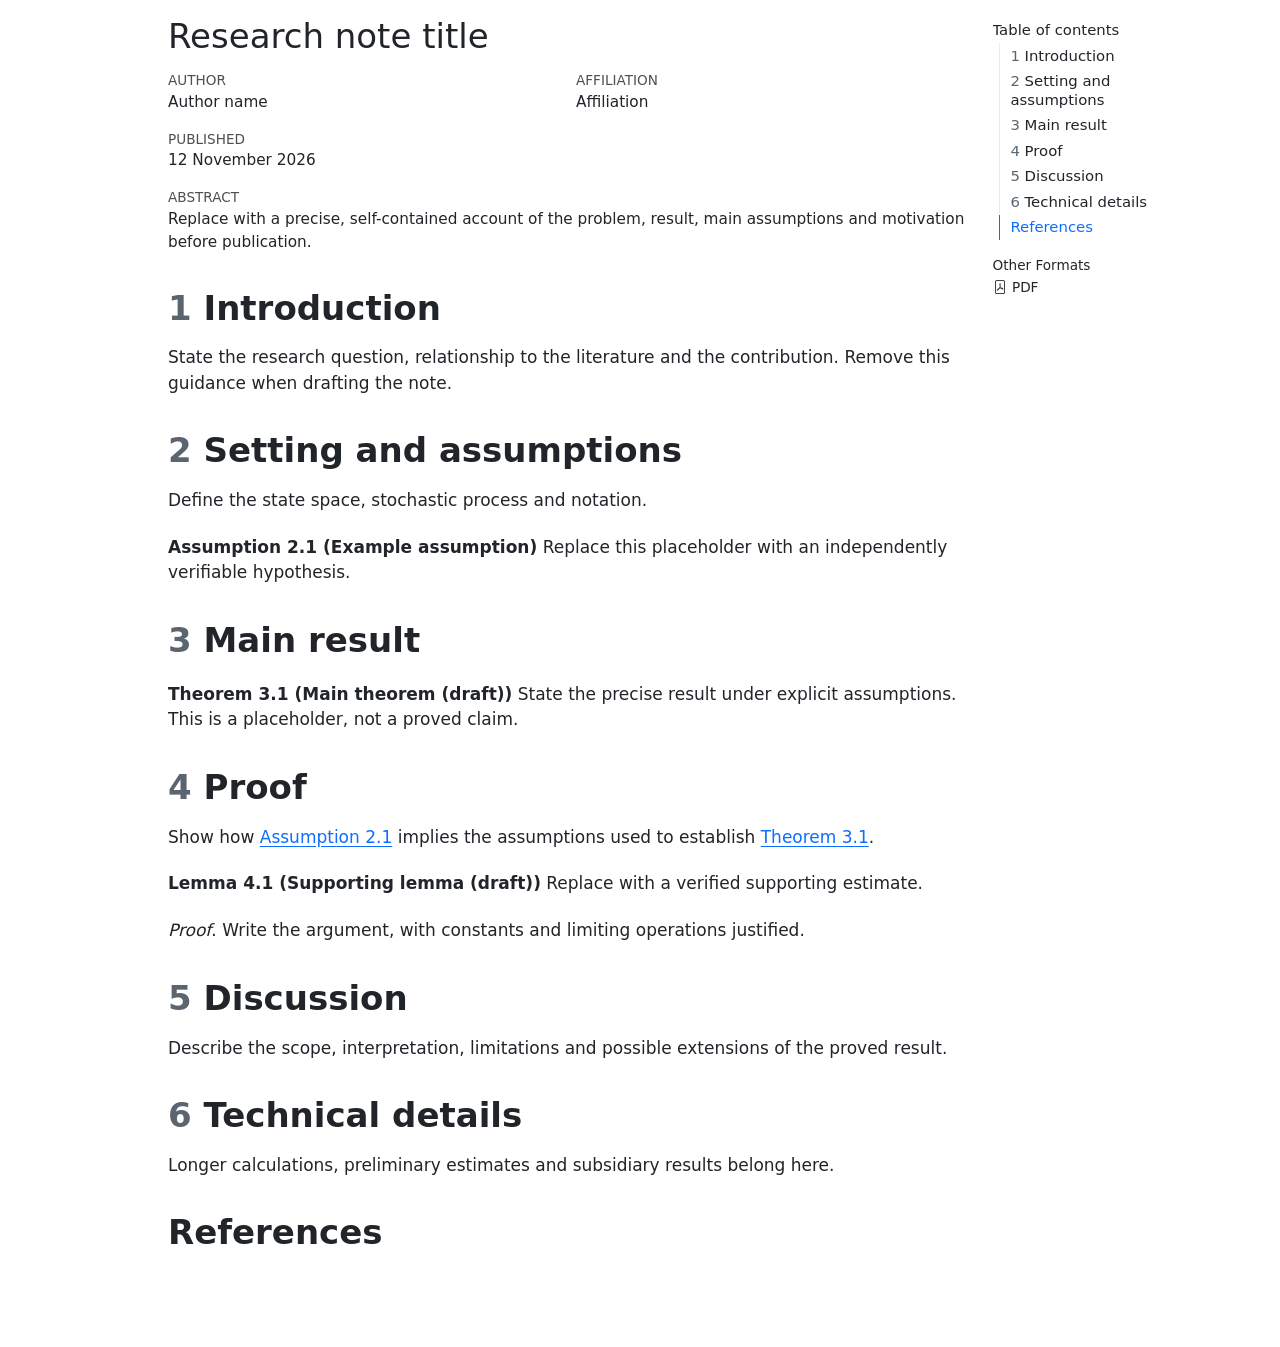
<file: _output/index.html>
<!DOCTYPE html>
<html xmlns="http://www.w3.org/1999/xhtml" lang="en-GB" xml:lang="en-GB"><head>

<meta charset="utf-8">
<meta name="generator" content="quarto-1.11.9">

<meta name="viewport" content="width=device-width, initial-scale=1.0, user-scalable=yes">

<meta name="author" content="Author name">
<meta name="dcterms.date" content="2026-11-12">

<title>Research note title</title>
<style>
/* Default styles provided by pandoc.
** See https://pandoc.org/MANUAL.html#variables-for-html for config info.
*/
span.smallcaps{font-variant: small-caps;}
div.columns{display: flex; gap: 1.5em;}
div.column{flex: auto;}
@media screen {
div.columns{gap: min(4vw, 1.5em);}
div.column{overflow-x: auto;}
}
div.hanging-indent{margin-left: 1.5em; text-indent: -1.5em;}
ul.task-list{list-style: none;}
ul.task-list li input[type="checkbox"] {
  width: 0.8em;
  margin: 0 0.8em 0.2em -1em; /* quarto-specific, see https://github.com/quarto-dev/quarto-cli/issues/4556 */ 
  vertical-align: middle;
}
/* CSS for citations */
div.csl-bib-body { }
div.csl-entry {
  clear: both;
}
.hanging-indent div.csl-entry {
  margin-left:2em;
  text-indent:-2em;
}
div.csl-left-margin {
  min-width:2em;
  float:left;
}
div.csl-right-inline {
  margin-left:2em;
  padding-left:1em;
}
div.csl-indent {
  margin-left: 2em;
}</style>


<script src="index_files/libs/clipboard/clipboard.min.js"></script>
<script src="index_files/libs/quarto-html/quarto.js" type="module"></script>
<script src="index_files/libs/quarto-html/tabsets/tabsets.js" type="module"></script>
<script src="index_files/libs/quarto-html/scrollable-regions/scrollable-regions.js" type="module"></script>
<script src="index_files/libs/quarto-html/popper.min.js"></script>
<script src="index_files/libs/quarto-html/tippy.umd.min.js"></script>
<script src="index_files/libs/quarto-html/anchor.min.js"></script>
<link href="index_files/libs/quarto-html/tippy.css" rel="stylesheet">
<link href="index_files/libs/quarto-html/quarto-syntax-highlighting-63b5708e65d6cd79cd7618c58d0c21e7.css" rel="stylesheet" id="quarto-text-highlighting-styles">
<script src="index_files/libs/bootstrap/bootstrap.min.js"></script>
<link href="index_files/libs/bootstrap/bootstrap-icons.css" rel="stylesheet">
<link href="index_files/libs/bootstrap/bootstrap-2b7155de060bfd223c92dbc764d2745a.min.css" rel="stylesheet" append-hash="true" id="quarto-bootstrap" data-mode="light">
<!-- Generated from macros.tex by scripts/sync-macros.py; edit macros.tex. -->
<script>
window.MathJax = window.MathJax || {};
window.MathJax.tex = window.MathJax.tex || {};
window.MathJax.tex.macros = Object.assign(
  {},
  window.MathJax.tex.macros || {},
{
  "E": "\\mathbb{E}",
  "Etheta": "\\E_{\\theta}",
  "Prob": "\\mathbb{P}",
  "Var": "\\operatorname{Var}",
  "Cov": "\\operatorname{Cov}",
  "Law": "\\operatorname{Law}",
  "cF": "\\mathcal{F}",
  "statlaw": [
    "\\Prob_{#1}^{\\mathrm{stat}}",
    1
  ],
  "statlawtheta": "\\statlaw{\\theta}",
  "expect": [
    "\\E\\!\\left[#1\\right]",
    1
  ],
  "Eunder": [
    "\\E_{#1}\\!\\left[#2\\right]",
    2
  ],
  "indicator": [
    "\\mathbf{1}_{\\{#1\\}}",
    1
  ],
  "Ptheta": "P_{\\theta}",
  "Pthetan": "P_{\\theta_n}",
  "Pvartheta": "P_{\\vartheta}",
  "pitheta": "\\pi_{\\theta}",
  "Pkern": [
    "P_{#1}\\!\\left(#2,#3\\right)",
    3
  ],
  "Pstep": "\\Pkern{\\theta}{x}{\\cdot}",
  "Pstepn": "\\Pkern{\\theta_n}{X_n}{\\cdot}",
  "htheta": "h(\\theta)",
  "Htheta": "H_{\\theta}",
  "Gtheta": "G_{\\theta}",
  "meanfieldtheta": "\\pitheta(\\Htheta)",
  "SAupdate": "\\theta_{n+1}=\\theta_n+\\gamma_{n+1}H(\\theta_n,X_{n+1})",
  "ThetaSet": "\\Theta",
  "StateSpace": "\\mathsf{X}",
  "R": "\\mathbb{R}",
  "N": "\\mathbb{N}",
  "norm": [
    "\\left\\lVert#1\\right\\rVert",
    1
  ],
  "inner": [
    "\\left\\langle#1,#2\\right\\rangle",
    2
  ],
  "abs": [
    "\\left\\lvert#1\\right\\rvert",
    1
  ],
  "pushforward": [
    "{#1}_{\\#}{#2}",
    2
  ],
  "eps": "\\varepsilon",
  "dd": "\\,\\mathrm{d}",
  "bigO": [
    "\\mathcal{O}\\!\\left(#1\\right)",
    1
  ],
  "littleo": [
    "o\\!\\left(#1\\right)",
    1
  ],
  "eqdist": "\\overset{\\mathrm{d}}{=}",
  "convprob": "\\xrightarrow{\\Prob}",
  "convlaw": "\\xrightarrow{\\mathrm{d}}"
}
);
</script>


<link rel="stylesheet" href="styles.css">
</head>

<body class="quarto-light"><a id="quarto-skip-link" class="visually-hidden-focusable" href="#quarto-document-content">Skip to main content</a>

<div id="quarto-content" class="page-columns page-rows-contents page-layout-article">
<div id="quarto-margin-sidebar" class="sidebar margin-sidebar">
  <nav id="TOC" role="doc-toc" aria-labelledby="toc-title" class="toc-active">
    <h2 id="toc-title">Table of contents</h2>
   
  <ul class="collapse">
  <li><a href="#sec-introduction" id="toc-sec-introduction" class="nav-link active" data-scroll-target="#sec-introduction"><span class="header-section-number">1</span> Introduction</a></li>
  <li><a href="#sec-setting" id="toc-sec-setting" class="nav-link" data-scroll-target="#sec-setting"><span class="header-section-number">2</span> Setting and assumptions</a></li>
  <li><a href="#sec-main-result" id="toc-sec-main-result" class="nav-link" data-scroll-target="#sec-main-result"><span class="header-section-number">3</span> Main result</a></li>
  <li><a href="#sec-proof" id="toc-sec-proof" class="nav-link" data-scroll-target="#sec-proof"><span class="header-section-number">4</span> Proof</a></li>
  <li><a href="#sec-discussion" id="toc-sec-discussion" class="nav-link" data-scroll-target="#sec-discussion"><span class="header-section-number">5</span> Discussion</a></li>
  <li><a href="#sec-technical-details" id="toc-sec-technical-details" class="nav-link" data-scroll-target="#sec-technical-details"><span class="header-section-number">6</span> Technical details</a></li>
  <li><a href="#references" id="toc-references" class="nav-link" data-scroll-target="#references">References</a></li>
  </ul>
<div class="quarto-alternate-formats"><h2>Other Formats</h2><ul><li><a href="index.pdf"><i class="bi bi-file-pdf"></i>PDF</a></li></ul></div></nav>
</div>
<main class="content" id="quarto-document-content" tabindex="-1">

<header id="title-block-header" class="quarto-title-block default">
<div class="quarto-title">
<h1 class="title">Research note title</h1>
</div>


<div class="quarto-title-meta-author">
  <div class="quarto-title-meta-heading">Author</div>
  <div class="quarto-title-meta-heading">Affiliation</div>
  
    <div class="quarto-title-meta-contents">
    <p class="author">Author name </p>
  </div>
  <div class="quarto-title-meta-contents">
        <p class="affiliation">
            Affiliation
          </p>
      </div>
  </div>

<div class="quarto-title-meta">

      
    <div>
    <div class="quarto-title-meta-heading">Published</div>
    <div class="quarto-title-meta-contents">
      <p class="date">12 November 2026</p>
    </div>
  </div>
  
    
  </div>
  
<div>
  <div class="abstract">
    <div class="block-title">Abstract</div>
    <p>Replace with a precise, self-contained account of the problem, result, main assumptions and motivation before publication.</p>
  </div>
</div>


</header>


<section id="sec-introduction" class="level1" data-number="1">
<h1 data-number="1"><span class="header-section-number">1</span> Introduction</h1>
<p>State the research question, relationship to the literature and the contribution. Remove this guidance when drafting the note.</p>
</section>
<section id="sec-setting" class="level1" data-number="2">
<h1 data-number="2"><span class="header-section-number">2</span> Setting and assumptions</h1>
<p>Define the state space, stochastic process and notation.</p>
<div id="cnj-example" class="theorem conjecture">
<p><span class="theorem-title"><strong>Assumption 2.1 (Example assumption)</strong></span> Replace this placeholder with an independently verifiable hypothesis.</p>
</div>
</section>
<section id="sec-main-result" class="level1" data-number="3">
<h1 data-number="3"><span class="header-section-number">3</span> Main result</h1>
<div id="thm-main" class="theorem">
<p><span class="theorem-title"><strong>Theorem 3.1 (Main theorem (draft))</strong></span> State the precise result under explicit assumptions. This is a placeholder, not a proved claim.</p>
</div>
</section>
<section id="sec-proof" class="level1" data-number="4">
<h1 data-number="4"><span class="header-section-number">4</span> Proof</h1>
<p>Show how <a href="#cnj-example" class="quarto-xref">Assumption&nbsp;2.1</a> implies the assumptions used to establish <a href="#thm-main" class="quarto-xref">Theorem&nbsp;3.1</a>.</p>
<div id="lem-example" class="theorem lemma">
<p><span class="theorem-title"><strong>Lemma 4.1 (Supporting lemma (draft))</strong></span> Replace with a verified supporting estimate.</p>
</div>
<div class="proof">
<p><span class="proof-title"><em>Proof</em>. </span>Write the argument, with constants and limiting operations justified.</p>
</div>
</section>
<section id="sec-discussion" class="level1" data-number="5">
<h1 data-number="5"><span class="header-section-number">5</span> Discussion</h1>
<p>Describe the scope, interpretation, limitations and possible extensions of the proved result.</p>
</section>
<section id="sec-technical-details" class="level1" data-number="6">
<h1 data-number="6"><span class="header-section-number">6</span> Technical details</h1>
<p>Longer calculations, preliminary estimates and subsidiary results belong here.</p>
</section>
<section id="references" class="level1 unnumbered">
<h1 class="unnumbered">References</h1>
<div id="refs" role="list">

</div>
</section>

</main>
<!-- /main column -->
<script id="quarto-html-after-body" type="application/javascript">
  window.document.addEventListener("DOMContentLoaded", function (event) {
    const icon = "";
    const anchorJS = new window.AnchorJS();
    anchorJS.options = {
      placement: 'right',
      icon: icon
    };
    anchorJS.add('.anchored');
    const isCodeAnnotation = (el) => {
      for (const clz of el.classList) {
        if (clz.startsWith('code-annotation-')) {                     
          return true;
        }
      }
      return false;
    }
    const onCopySuccess = function(e) {
      // button target
      const button = e.trigger;
      // don't keep focus
      button.blur();
      // flash "checked"
      button.classList.add('code-copy-button-checked');
      var currentTitle = button.getAttribute("title");
      button.setAttribute("title", "Copied!");
      let tooltip;
      if (window.bootstrap) {
        button.setAttribute("data-bs-toggle", "tooltip");
        button.setAttribute("data-bs-placement", "left");
        button.setAttribute("data-bs-title", "Copied!");
        tooltip = new bootstrap.Tooltip(button, 
          { trigger: "manual", 
            customClass: "code-copy-button-tooltip",
            offset: [0, -8]});
        tooltip.show();    
      }
      setTimeout(function() {
        if (tooltip) {
          tooltip.hide();
          button.removeAttribute("data-bs-title");
          button.removeAttribute("data-bs-toggle");
          button.removeAttribute("data-bs-placement");
        }
        button.setAttribute("title", currentTitle);
        button.classList.remove('code-copy-button-checked');
      }, 1000);
      // clear code selection
      e.clearSelection();
    }
    const getTextToCopy = function(trigger) {
      const outerScaffold = trigger.parentElement.cloneNode(true);
      const codeEl = outerScaffold.querySelector('code');
      for (const childEl of codeEl.children) {
        if (isCodeAnnotation(childEl)) {
          childEl.remove();
        }
      }
      return codeEl.innerText;
    }
    const clipboard = new window.ClipboardJS('.code-copy-button:not([data-in-quarto-modal])', {
      text: getTextToCopy
    });
    clipboard.on('success', onCopySuccess);
    if (window.document.getElementById('quarto-embedded-source-code-modal')) {
      const clipboardModal = new window.ClipboardJS('.code-copy-button[data-in-quarto-modal]', {
        text: getTextToCopy,
        container: window.document.getElementById('quarto-embedded-source-code-modal')
      });
      clipboardModal.on('success', onCopySuccess);
    }
      var localhostRegex = new RegExp(/^(?:http|https):\/\/localhost\:?[0-9]*\//);
      var mailtoRegex = new RegExp(/^mailto:/);
        var filterRegex = new RegExp('/' + window.location.host + '/');
      var isInternal = (href) => {
          return filterRegex.test(href) || localhostRegex.test(href) || mailtoRegex.test(href);
      }
      // Inspect non-navigation links and adorn them if external
      window.quartoDecorateExternalLinks = function (root) {
     var links = (root || window.document).querySelectorAll('a[href]:not(.nav-link):not(.navbar-brand):not(.toc-action):not(.sidebar-link):not(.sidebar-item-toggle):not(.pagination-link):not(.no-external):not([aria-hidden]):not(.dropdown-item):not(.quarto-navigation-tool):not(.about-link)');
      for (var i=0; i<links.length; i++) {
        const link = links[i];
        if (!isInternal(link.href)) {
          // undo the damage that might have been done by quarto-nav.js in the case of
          // links that we want to consider external
          if (link.dataset.originalHref !== undefined) {
            link.href = link.dataset.originalHref;
          }
          if (!link.classList.contains('no-external-icon')) {
          }
        }
      }
      };
      window.quartoDecorateExternalLinks(window.document);
    // Esc closes the popup (WCAG 1.4.13) and focus leaving both trigger and
    // popup closes it (WCAG 2.4.11); tippy handles neither for interactive popups.
    const hideOnEscAndFocusOut = {
      name: 'hideOnEscAndFocusOut',
      defaultValue: true,
      fn(instance) {
        const dismiss = () => {
          // A show scheduled by the trigger delay would otherwise reopen it
          instance.clearDelayTimeouts();
          instance.hide();
        };
        const onKeyDown = (event) => {
          if (event.key !== 'Escape') {
            return;
          }
          // Keep Esc from also reaching page handlers (e.g. reveal.js overview),
          // except an open reveal.js slide menu, which Esc should close too.
          // The menu handles keys only when its keyboard option is on.
          const menuHandlesEsc = window.Reveal?.getPlugin?.('menu')?.isOpen() &&
            window.Reveal.getConfig().menu?.keyboard !== false;
          if (!menuHandlesEsc) {
            event.stopPropagation();
          }
          if (instance.popper.contains(window.document.activeElement)) {
            // Disabled while refocusing so the focus trigger does not reopen it
            instance.disable();
            instance.reference.focus();
            instance.enable();
          }
          dismiss();
        };
        const onFocusOut = (event) => {
          const target = event.relatedTarget;
          if (target && !instance.reference.contains(target) &&
              !instance.popper.contains(target)) {
            dismiss();
          }
        };
        // On the trigger too: a click trigger (code-annotations: select) has no
        // blur handling. Attached for the instance's lifetime so leaving the
        // trigger also cancels a show still pending on the trigger delay.
        instance.reference.addEventListener('focusout', onFocusOut);
        return {
          onShow() {
            window.document.addEventListener('keydown', onKeyDown, true);
            instance.popper.addEventListener('focusout', onFocusOut);
          },
          onHide() {
            window.document.removeEventListener('keydown', onKeyDown, true);
            instance.popper.removeEventListener('focusout', onFocusOut);
          },
          onDestroy() {
            instance.reference.removeEventListener('focusout', onFocusOut);
          },
        };
      },
    };
    function tippyHover(el, contentFn, onTriggerFn, onUntriggerFn) {
      const config = {
        allowHTML: true,
        maxWidth: 500,
        delay: 100,
        arrow: false,
        appendTo: function(el) {
            return el.parentElement;
        },
        interactive: true,
        interactiveBorder: 10,
        theme: 'quarto',
        placement: 'bottom-start',
        plugins: [hideOnEscAndFocusOut],
      };
      if (contentFn) {
        config.content = contentFn;
      }
      if (onTriggerFn) {
        config.onTrigger = onTriggerFn;
      }
      if (onUntriggerFn) {
        config.onUntrigger = onUntriggerFn;
      }
      window.tippy(el, config); 
    }
    const noterefs = window.document.querySelectorAll('a[role="doc-noteref"]');
    for (var i=0; i<noterefs.length; i++) {
      const ref = noterefs[i];
      tippyHover(ref, function() {
        // use id or data attribute instead here
        let href = ref.getAttribute('data-footnote-href') || ref.getAttribute('href');
        try { href = new URL(href).hash; } catch {}
        const id = href.replace(/^#\/?/, "");
        const note = window.document.getElementById(id);
        if (note) {
          return note.innerHTML;
        } else {
          return "";
        }
      });
    }
    const xrefs = window.document.querySelectorAll('a.quarto-xref');
    const processXRef = (id, note) => {
      // Strip column container classes
      const stripColumnClz = (el) => {
        el.classList.remove("page-full", "page-columns");
        if (el.children) {
          for (const child of el.children) {
            stripColumnClz(child);
          }
        }
      }
      stripColumnClz(note)
      if (id === null || id.startsWith('sec-')) {
        // Special case sections, only their first couple elements
        const container = document.createElement("div");
        if (note.children && note.children.length > 2) {
          container.appendChild(note.children[0].cloneNode(true));
          for (let i = 1; i < note.children.length; i++) {
            const child = note.children[i];
            if (child.tagName === "P" && child.innerText === "") {
              continue;
            } else {
              container.appendChild(child.cloneNode(true));
              break;
            }
          }
          if (window.Quarto?.typesetMath) {
            window.Quarto.typesetMath(container);
          }
          return container.innerHTML
        } else {
          if (window.Quarto?.typesetMath) {
            window.Quarto.typesetMath(note);
          }
          return note.innerHTML;
        }
      } else {
        // Remove any anchor links if they are present
        const anchorLink = note.querySelector('a.anchorjs-link');
        if (anchorLink) {
          anchorLink.remove();
        }
        if (window.Quarto?.typesetMath) {
          window.Quarto.typesetMath(note);
        }
        if (note.classList.contains("callout")) {
          return note.outerHTML;
        } else {
          return note.innerHTML;
        }
      }
    }
    for (var i=0; i<xrefs.length; i++) {
      const xref = xrefs[i];
      tippyHover(xref, undefined, function(instance) {
        instance.disable();
        let url = xref.getAttribute('href');
        let hash = undefined; 
        if (url.startsWith('#')) {
          hash = url;
        } else {
          try { hash = new URL(url).hash; } catch {}
        }
        if (hash) {
          const id = hash.replace(/^#\/?/, "");
          const note = window.document.getElementById(id);
          if (note !== null) {
            try {
              const html = processXRef(id, note.cloneNode(true));
              instance.setContent(html);
            } finally {
              instance.enable();
              instance.show();
            }
          } else {
            // See if we can fetch this
            fetch(url.split('#')[0])
            .then(res => res.text())
            .then(html => {
              const parser = new DOMParser();
              const htmlDoc = parser.parseFromString(html, "text/html");
              const note = htmlDoc.getElementById(id);
              if (note !== null) {
                const html = processXRef(id, note);
                instance.setContent(html);
              } 
            }).finally(() => {
              instance.enable();
              instance.show();
            });
          }
        } else {
          // See if we can fetch a full url (with no hash to target)
          // This is a special case and we should probably do some content thinning / targeting
          fetch(url)
          .then(res => res.text())
          .then(html => {
            const parser = new DOMParser();
            const htmlDoc = parser.parseFromString(html, "text/html");
            const note = htmlDoc.querySelector('main.content');
            if (note !== null) {
              // This should only happen for chapter cross references
              // (since there is no id in the URL)
              // remove the first header
              if (note.children.length > 0 && note.children[0].tagName === "HEADER") {
                note.children[0].remove();
              }
              const html = processXRef(null, note);
              instance.setContent(html);
            } 
          }).finally(() => {
            instance.enable();
            instance.show();
          });
        }
      }, function(instance) {
      });
    }
        let selectedAnnoteEl;
        const selectorForAnnotation = ( cell, annotation) => {
          let cellAttr = 'data-code-cell="' + cell + '"';
          let lineAttr = 'data-code-annotation="' +  annotation + '"';
          const selector = 'span[' + cellAttr + '][' + lineAttr + ']';
          return selector;
        }
        const selectCodeLines = (annoteEl) => {
          const doc = window.document;
          const targetCell = annoteEl.getAttribute("data-target-cell");
          const targetAnnotation = annoteEl.getAttribute("data-target-annotation");
          const annoteSpan = window.document.querySelector(selectorForAnnotation(targetCell, targetAnnotation));
          const lines = annoteSpan.getAttribute("data-code-lines").split(",");
          const lineIds = lines.map((line) => {
            return targetCell + "-" + line;
          })
          // Each band is positioned against its own containing block, which is
          // not the offsetParent of the lines, so place it from client rects.
          const placeBand = (band, firstEl, lastEl, codeBlock) => {
            const container = band.offsetParent;
            if (container === null) {
              return;
            }
            const containerRect = container.getBoundingClientRect();
            // Reveal.js scales slides with a transform, so convert client
            // pixels back to the CSS pixels of the container.
            const scale = containerRect.height / container.offsetHeight || 1;
            const firstRect = firstEl.getBoundingClientRect();
            const lastRect = lastEl.getBoundingClientRect();
            const top = (firstRect.top - containerRect.top) / scale - container.clientTop + container.scrollTop;
            const height = (lastRect.bottom - firstRect.top) / scale;
            band.style.top = top - 2 + "px";
            band.style.height = height + 4 + "px";
            if (codeBlock) {
              // Without the copy button wrapper, the containing block is wider
              // than the code block, so span the code block explicitly.
              const blockRect = codeBlock.getBoundingClientRect();
              band.style.left = (blockRect.left - containerRect.left) / scale - container.clientLeft + container.scrollLeft + "px";
              band.style.width = blockRect.width / scale + "px";
            }
          };
          if (lineIds.length > 0) {
            const el = window.document.getElementById(lineIds[0]);
            const lastEl = window.document.getElementById(lineIds[lineIds.length - 1]);
            const parent = el.parentElement.parentElement;
            // cook up a div (if necessary) and position it
            let div = window.document.getElementById("code-annotation-line-highlight");
            if (div === null) {
              div = window.document.createElement("div");
              div.setAttribute("id", "code-annotation-line-highlight");
              div.style.position = 'absolute';
              parent.appendChild(div);
            }
            placeBand(div, el, lastEl, parent.closest("div.sourceCode") || parent);
            let gutterDiv = window.document.getElementById("code-annotation-line-highlight-gutter");
            if (gutterDiv === null) {
              gutterDiv = window.document.createElement("div");
              gutterDiv.setAttribute("id", "code-annotation-line-highlight-gutter");
              gutterDiv.style.position = 'absolute';
              const codeCell = window.document.getElementById(targetCell);
              const gutter = codeCell.querySelector('.code-annotation-gutter');
              gutter.appendChild(gutterDiv);
            }
            placeBand(gutterDiv, el, lastEl);
            selectedAnnoteEl = annoteEl;
          }
        };
        const unselectCodeLines = () => {
          const elementsIds = ["code-annotation-line-highlight", "code-annotation-line-highlight-gutter"];
          elementsIds.forEach((elId) => {
            const div = window.document.getElementById(elId);
            if (div) {
              div.remove();
            }
          });
          selectedAnnoteEl = undefined;
        };
          // Handle positioning of the toggle
      window.addEventListener(
        "resize",
        throttle(() => {
          elRect = undefined;
          if (selectedAnnoteEl) {
            selectCodeLines(selectedAnnoteEl);
          }
        }, 10)
      );
      function throttle(fn, ms) {
      let throttle = false;
      let timer;
        return (...args) => {
          if(!throttle) { // first call gets through
              fn.apply(this, args);
              throttle = true;
          } else { // all the others get throttled
              if(timer) clearTimeout(timer); // cancel #2
              timer = setTimeout(() => {
                fn.apply(this, args);
                timer = throttle = false;
              }, ms);
          }
        };
      }
        // Attach click handler to the DT
        const annoteDls = window.document.querySelectorAll('dt[data-target-cell]');
        for (const annoteDlNode of annoteDls) {
          annoteDlNode.addEventListener('click', (event) => {
            const clickedEl = event.target;
            if (clickedEl !== selectedAnnoteEl) {
              unselectCodeLines();
              const activeEl = window.document.querySelector('dt[data-target-cell].code-annotation-active');
              if (activeEl) {
                activeEl.classList.remove('code-annotation-active');
              }
              selectCodeLines(clickedEl);
              clickedEl.classList.add('code-annotation-active');
            } else {
              // Unselect the line
              unselectCodeLines();
              clickedEl.classList.remove('code-annotation-active');
            }
          });
        }
    const findCites = (el) => {
      const parentEl = el.parentElement;
      if (parentEl) {
        const cites = parentEl.dataset.cites;
        if (cites) {
          return {
            el,
            cites: cites.split(' ')
          };
        } else {
          return findCites(el.parentElement)
        }
      } else {
        return undefined;
      }
    };
    var bibliorefs = window.document.querySelectorAll('a[role="doc-biblioref"]');
    for (var i=0; i<bibliorefs.length; i++) {
      const ref = bibliorefs[i];
      const citeInfo = findCites(ref);
      if (citeInfo) {
        tippyHover(citeInfo.el, function() {
          var popup = window.document.createElement('div');
          citeInfo.cites.forEach(function(cite) {
            var citeDiv = window.document.createElement('div');
            citeDiv.classList.add('hanging-indent');
            citeDiv.classList.add('csl-entry');
            var biblioDiv = window.document.getElementById('ref-' + cite);
            if (biblioDiv) {
              citeDiv.innerHTML = biblioDiv.innerHTML;
            }
            popup.appendChild(citeDiv);
          });
          return popup.innerHTML;
        });
      }
    }
  });
  </script>
  <script type="application/javascript">
  window.quartoScrollableRegionsLabels = {"code":"Scrollable code","output":"Scrollable output"};
  </script>
</div> <!-- /content -->




</body></html>
</file>
<file: _output/index_files/libs/quarto-html/tippy.css>
.tippy-box[data-animation=fade][data-state=hidden]{opacity:0}[data-tippy-root]{max-width:calc(100vw - 10px)}.tippy-box{position:relative;background-color:#333;color:#fff;border-radius:4px;font-size:14px;line-height:1.4;white-space:normal;outline:0;transition-property:transform,visibility,opacity}.tippy-box[data-placement^=top]>.tippy-arrow{bottom:0}.tippy-box[data-placement^=top]>.tippy-arrow:before{bottom:-7px;left:0;border-width:8px 8px 0;border-top-color:initial;transform-origin:center top}.tippy-box[data-placement^=bottom]>.tippy-arrow{top:0}.tippy-box[data-placement^=bottom]>.tippy-arrow:before{top:-7px;left:0;border-width:0 8px 8px;border-bottom-color:initial;transform-origin:center bottom}.tippy-box[data-placement^=left]>.tippy-arrow{right:0}.tippy-box[data-placement^=left]>.tippy-arrow:before{border-width:8px 0 8px 8px;border-left-color:initial;right:-7px;transform-origin:center left}.tippy-box[data-placement^=right]>.tippy-arrow{left:0}.tippy-box[data-placement^=right]>.tippy-arrow:before{left:-7px;border-width:8px 8px 8px 0;border-right-color:initial;transform-origin:center right}.tippy-box[data-inertia][data-state=visible]{transition-timing-function:cubic-bezier(.54,1.5,.38,1.11)}.tippy-arrow{width:16px;height:16px;color:#333}.tippy-arrow:before{content:"";position:absolute;border-color:transparent;border-style:solid}.tippy-content{position:relative;padding:5px 9px;z-index:1}
</file>
<file: _output/index_files/libs/quarto-html/quarto-syntax-highlighting-63b5708e65d6cd79cd7618c58d0c21e7.css>
/* quarto syntax highlight colors */
:root {
  --quarto-hl-ot-color: #003B4F;
  --quarto-hl-at-color: #657422;
  --quarto-hl-ss-color: #20794D;
  --quarto-hl-an-color: #5E5E5E;
  --quarto-hl-fu-color: #4758AB;
  --quarto-hl-st-color: #20794D;
  --quarto-hl-cf-color: #003B4F;
  --quarto-hl-op-color: #5E5E5E;
  --quarto-hl-er-color: #AD0000;
  --quarto-hl-bn-color: #AD0000;
  --quarto-hl-al-color: #AD0000;
  --quarto-hl-va-color: #111111;
  --quarto-hl-bu-color: inherit;
  --quarto-hl-ex-color: inherit;
  --quarto-hl-pp-color: #AD0000;
  --quarto-hl-in-color: #5E5E5E;
  --quarto-hl-vs-color: #20794D;
  --quarto-hl-wa-color: #5E5E5E;
  --quarto-hl-do-color: #5E5E5E;
  --quarto-hl-im-color: #00769E;
  --quarto-hl-ch-color: #20794D;
  --quarto-hl-dt-color: #AD0000;
  --quarto-hl-fl-color: #AD0000;
  --quarto-hl-co-color: #5E5E5E;
  --quarto-hl-cv-color: #5E5E5E;
  --quarto-hl-cn-color: #8f5902;
  --quarto-hl-sc-color: #5E5E5E;
  --quarto-hl-dv-color: #AD0000;
  --quarto-hl-kw-color: #003B4F;
}

/* other quarto variables */
:root {
  --quarto-font-monospace: SFMono-Regular, Menlo, Monaco, Consolas, "Liberation Mono", "Courier New", monospace;
}

/* syntax highlight based on Pandoc's rules */
pre > code.sourceCode > span {
  color: #003B4F;
}

code.sourceCode > span {
  color: #003B4F;
}

div.sourceCode,
div.sourceCode pre.sourceCode {
  color: #003B4F;
}

/* Normal */
code span {
  color: #003B4F;
}

/* Alert */
code span.al {
  color: #AD0000;
  font-style: inherit;
}

/* Annotation */
code span.an {
  color: #5E5E5E;
  font-style: inherit;
}

/* Attribute */
code span.at {
  color: #657422;
  font-style: inherit;
}

/* BaseN */
code span.bn {
  color: #AD0000;
  font-style: inherit;
}

/* BuiltIn */
code span.bu {
  font-style: inherit;
}

/* ControlFlow */
code span.cf {
  color: #003B4F;
  font-weight: bold;
  font-style: inherit;
}

/* Char */
code span.ch {
  color: #20794D;
  font-style: inherit;
}

/* Constant */
code span.cn {
  color: #8f5902;
  font-style: inherit;
}

/* Comment */
code span.co {
  color: #5E5E5E;
  font-style: inherit;
}

/* CommentVar */
code span.cv {
  color: #5E5E5E;
  font-style: italic;
}

/* Documentation */
code span.do {
  color: #5E5E5E;
  font-style: italic;
}

/* DataType */
code span.dt {
  color: #AD0000;
  font-style: inherit;
}

/* DecVal */
code span.dv {
  color: #AD0000;
  font-style: inherit;
}

/* Error */
code span.er {
  color: #AD0000;
  font-style: inherit;
}

/* Extension */
code span.ex {
  font-style: inherit;
}

/* Float */
code span.fl {
  color: #AD0000;
  font-style: inherit;
}

/* Function */
code span.fu {
  color: #4758AB;
  font-style: inherit;
}

/* Import */
code span.im {
  color: #00769E;
  font-style: inherit;
}

/* Information */
code span.in {
  color: #5E5E5E;
  font-style: inherit;
}

/* Keyword */
code span.kw {
  color: #003B4F;
  font-weight: bold;
  font-style: inherit;
}

/* Operator */
code span.op {
  color: #5E5E5E;
  font-style: inherit;
}

/* Other */
code span.ot {
  color: #003B4F;
  font-style: inherit;
}

/* Preprocessor */
code span.pp {
  color: #AD0000;
  font-style: inherit;
}

/* SpecialChar */
code span.sc {
  color: #5E5E5E;
  font-style: inherit;
}

/* SpecialString */
code span.ss {
  color: #20794D;
  font-style: inherit;
}

/* String */
code span.st {
  color: #20794D;
  font-style: inherit;
}

/* Variable */
code span.va {
  color: #111111;
  font-style: inherit;
}

/* VerbatimString */
code span.vs {
  color: #20794D;
  font-style: inherit;
}

/* Warning */
code span.wa {
  color: #5E5E5E;
  font-style: italic;
}

.prevent-inlining {
  content: "</";
}

/*# sourceMappingURL=054cc16b9e9817627be6994582d2ffb5.css.map */
</file>
<file: _output/styles.css>
:root {
  --bs-link-color: #253e54;
  --bs-link-hover-color: #152939;
}

main {
  max-width: 52rem;
}

.quarto-title h1.title {
  font-weight: 500;
}

.theorem {
  margin-block: 1.25rem;
}

.theorem-title {
  font-weight: 600;
}
</file>
